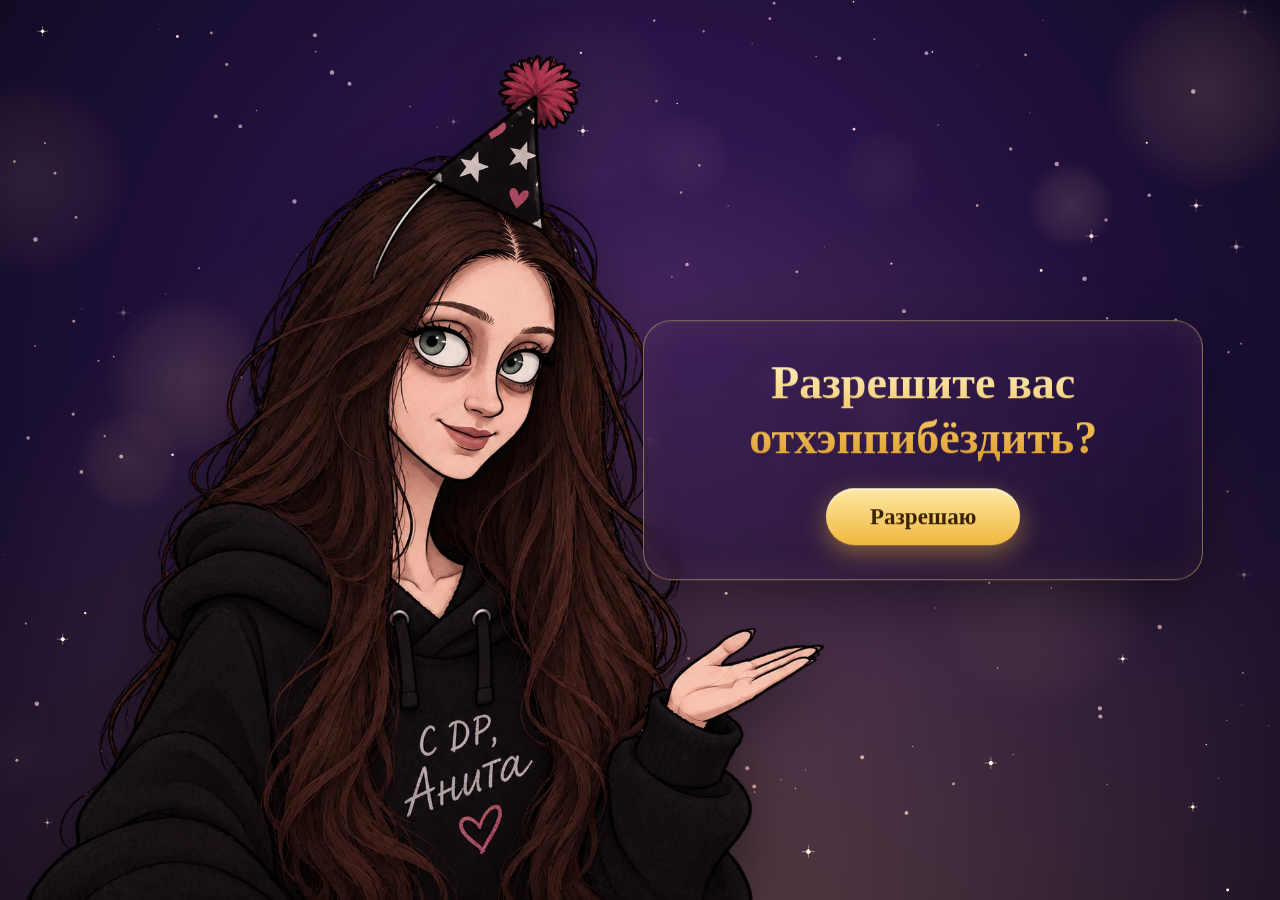
<file: index.html>
<!doctype html>
<html lang="ru"><head>
<meta charset="utf-8">
<meta name="viewport" content="width=device-width,initial-scale=1,viewport-fit=cover">
<title>С днём рождения, Анита!</title>
<link rel="stylesheet" href="hub.css">
</head><body>
<canvas id="bg"></canvas>
<div id="stage">
  <section class="scene" id="s1">
    <img class="girl girl-left" src="assets/girl/greeting.webp" alt="">
    <div class="card"><h1>Разрешите вас<br>отхэппибёздить?</h1><button class="btn" data-go="2">Разрешаю</button></div>
  </section>

  <section class="scene" id="s2">
    <h2 class="top">задуй желание и загадай свечи<br><span>(строго в таком порядке)</span></h2>
    <div class="cakebox" id="cakebox">
      <img src="assets/girl/cake.webp" alt="" draggable="false">
      <canvas id="flames"></canvas>
      <div class="hint" id="hint"><svg viewBox="0 0 120 60"><path class="trail" d="M10 40 C 35 10, 80 10, 108 36" /></svg><i class="finger"></i><b>зажми и проведи пальцем<br>над свечами</b></div>
    </div>
    <div class="counter" id="counter"></div>
  </section>

  <section class="scene" id="s3">
    <img class="girl girl-left" src="assets/girl/idea.webp" alt="">
    <div class="card">
      <h2>Тебя ждут три испытания</h2>
      <p>За прохождение каждого — маленький бонус.<br>Какой? Узнаешь сама ✨</p>
      <p class="hp">🎧 Если ещё не надела наушники — <b>самое время!</b></p>
      <button class="btn" data-go="4">Надела!</button>
    </div>
  </section>

  <section class="scene" id="s4">
    <img class="girl girl-left" src="assets/girl/dancing.webp" alt="">
    <div class="card"><h1>Готова начинать?</h1><button class="btn" id="startGames">Конечно!</button></div>
  </section>

  <section class="scene" id="sg">
    <iframe id="frame" allow="autoplay; fullscreen"></iframe>
    <button class="next" id="next">двигаемся дальше <span>→</span></button>
  </section>

  <section class="scene" id="sc"><div class="trial"><small>испытание</small><b id="tn">1</b><em>из 3</em></div></section>
</div>
<div id="fade"></div>
<audio id="song" src="assets/song.mp3" loop preload="auto"></audio>
<script src="hub.js?v=2"></script>
</body></html>
</file>
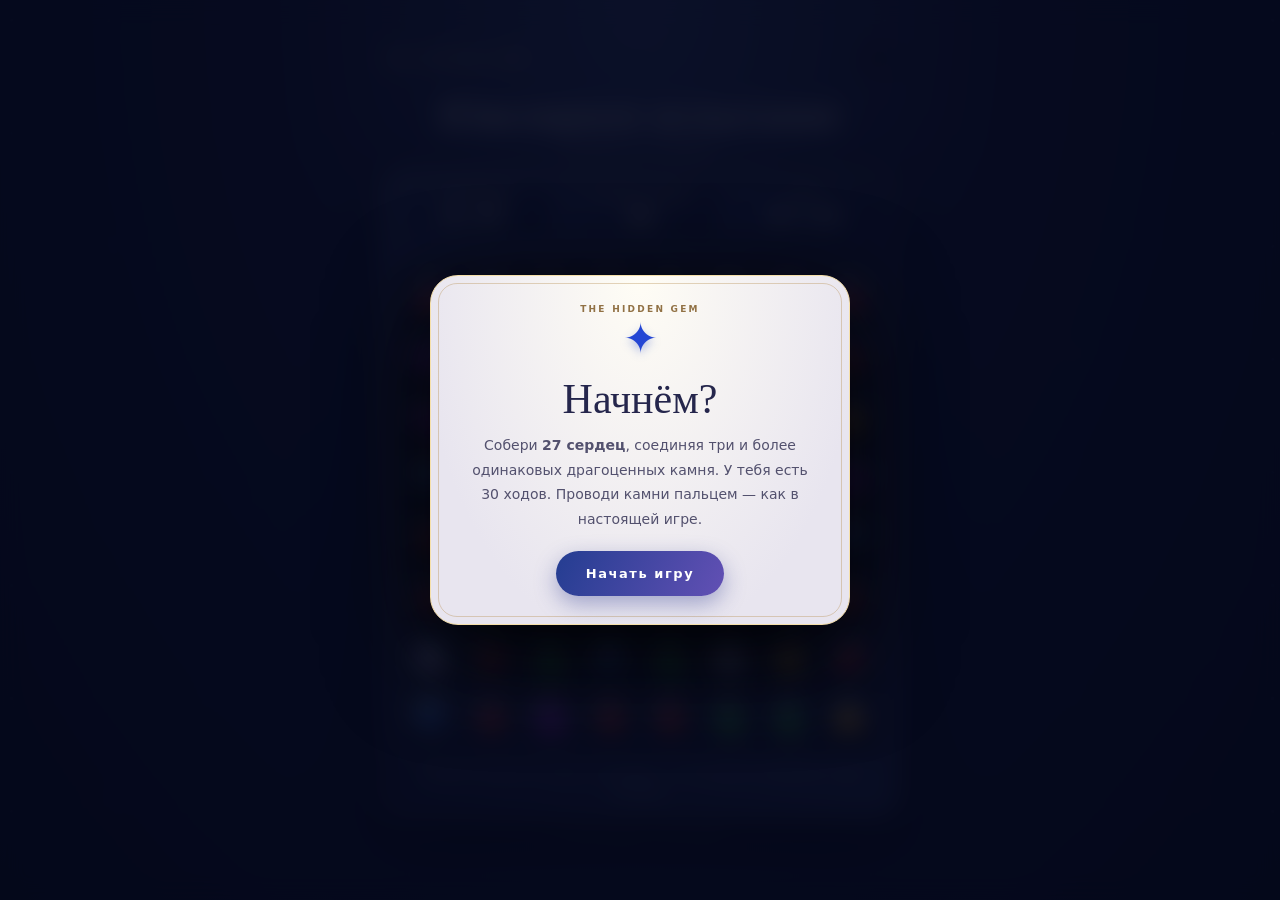
<file: games/1/index.html>
<!doctype html>
<html lang="ru">
<head>
<meta charset="utf-8"><meta name="viewport" content="width=device-width,initial-scale=1,maximum-scale=1,user-scalable=no">
<meta name="theme-color" content="#080d25">
<title>Секрет оттенка</title>
<style>
:root{--gold:#f6d99a;--gold2:#b98742;--ink:#f8f1e4;--muted:#b7b4d2;--night:#080d25;--panel:#111a3b}
*{box-sizing:border-box} html,body{margin:0;min-height:100%;background:radial-gradient(ellipse at 50% -10%,#33427f 0,#121a40 38%,#070b20 85%);color:var(--ink);font-family:Georgia,'Times New Roman',serif}
body{min-height:100dvh;display:flex;justify-content:center;align-items:center;padding:12px;overflow-x:hidden}
body:before{content:"";position:fixed;inset:0;pointer-events:none;opacity:.25;background:radial-gradient(circle at 12% 18%,#5c79d8 0 1px,transparent 2px),radial-gradient(circle at 82% 32%,#f4d18b 0 1px,transparent 2px),radial-gradient(circle at 62% 76%,#91aaff 0 1px,transparent 2px);background-size:97px 113px,137px 151px,173px 139px}
.app{width:min(100%,520px);position:relative;padding:8px 0 16px}
.topline{display:flex;align-items:center;justify-content:space-between;margin:0 4px 12px}
.brand{font:700 10px system-ui;letter-spacing:.28em;color:var(--gold);text-transform:uppercase}
.sound{border:1px solid #e7c98c66;background:#101a3c;color:#f6dfb2;border-radius:50%;width:39px;height:39px;font-size:17px}
h1{text-align:center;font-weight:500;font-size:clamp(25px,6vw,37px);margin:3px 0 4px;letter-spacing:.025em;text-shadow:0 3px 20px #7187e777}
.kicker{text-align:center;color:#c4c0dd;font:10px system-ui;letter-spacing:.25em;text-transform:uppercase;margin-bottom:16px}
.frame{position:relative;padding:13px;border:1px solid #d9b77c88;border-radius:24px;background:linear-gradient(145deg,#283568aa,#0c1433ee 60%,#1c2854aa);box-shadow:0 18px 60px #020617bb,inset 0 1px #fff4}
.frame:before{content:"";position:absolute;inset:4px;border:1px solid #e9d3a42c;border-radius:19px;pointer-events:none}
.hud{display:grid;grid-template-columns:1fr 1fr 1fr;gap:7px;margin-bottom:11px;position:relative}
.pill{background:linear-gradient(150deg,#263666,#111a3a);border:1px solid #d7bd8666;border-radius:13px;padding:8px 5px;text-align:center;box-shadow:inset 0 1px #fff2}
.pill small{display:block;color:#d8c49b;font:700 8px system-ui;letter-spacing:.15em;text-transform:uppercase;margin-bottom:4px}
.pill strong{font:700 19px system-ui;color:#fff5df}
.bar{height:5px;background:#080e27;border-radius:9px;margin:0 2px 12px;overflow:hidden;border:1px solid #fff2}
.bar>i{display:block;height:100%;width:0;background:linear-gradient(90deg,#3456d8,#83b7ff,#fff0c5);box-shadow:0 0 12px #88aaff;transition:width .25s}
.board{display:grid;grid-template-columns:repeat(8,1fr);gap:4px;padding:7px;border-radius:16px;border:1px solid #d8b77b99;background:linear-gradient(145deg,#070c23,#1a2853 50%,#080e28);box-shadow:inset 0 3px 15px #000b,0 0 20px #4c65a522;touch-action:none;user-select:none;-webkit-user-select:none;overscroll-behavior:contain}
.cell{border:1px solid #d5c18b22;border-radius:9px;aspect-ratio:1;min-width:0;padding:1px;background:linear-gradient(145deg,#253664aa,#101936);display:grid;place-items:center;position:relative;transition:transform .13s,filter .13s,border-color .13s;cursor:grab}
.cell:after{content:"";position:absolute;inset:1px;border-radius:7px;box-shadow:inset 0 1px 5px #ffffff13;pointer-events:none}
.cell svg,.cell img{width:100%;height:100%;object-fit:contain;display:block;padding:2px;filter:drop-shadow(0 3px 3px #000b) drop-shadow(0 0 6px #9ebcff44);pointer-events:none}
.cell.selected{border:1px solid #fff1ad;box-shadow:0 0 0 2px #f6d99a44,0 0 18px #a6c4ff99;transform:scale(1.07);z-index:2}
.cell.pop{animation:pop .24s ease-out}
@keyframes pop{50%{transform:scale(1.25);filter:brightness(1.8)}}
.tools{display:none}
.tool{width:49px;height:49px;border-radius:50%;border:1px solid #d8b77b99;background:radial-gradient(circle at 35% 25%,#45558a,#111936 68%);box-shadow:inset 0 1px #fff4,0 5px 12px #0008;color:#f9dfaa;font-size:20px}
.tool:disabled{opacity:.38}
.hint{text-align:center;color:#c5c2d9;font:11px/1.5 system-ui;margin:13px 4px 2px}.hint.shuffle-notice{color:#f5d895;text-shadow:0 0 12px #e9bb67;transition:color .25s,text-shadow .25s}
.actions{display:flex;justify-content:center;margin-top:12px}
.action{border:1px solid #f0d49b99;border-radius:99px;padding:10px 22px;background:linear-gradient(135deg,#b88a4c,#78512f);color:#fff7e7;font:700 11px system-ui;letter-spacing:.1em;text-transform:uppercase;box-shadow:0 5px 20px #02061788}
.foot{text-align:center;color:#928fb4;font:9px system-ui;letter-spacing:.12em;margin:12px 0}
.overlay{position:fixed;inset:0;z-index:10;display:grid;place-items:center;padding:20px;background:#05091bdc;backdrop-filter:blur(12px);opacity:0;visibility:hidden;transition:.25s}
.overlay.show{opacity:1;visibility:visible}
.dialog{width:min(100%,420px);padding:28px 23px;border-radius:25px;text-align:center;background:radial-gradient(ellipse at 50% 0%,#fff9e8,#e7e2ef 70%);color:#25264c;border:1px solid #f5dfa9;box-shadow:0 25px 90px #000c;position:relative;overflow:hidden}
.dialog:before{content:"";position:absolute;inset:7px;border:1px solid #b9945b66;border-radius:19px;pointer-events:none}
.dialog>*{position:relative}
.dialog .mini{font:700 9px system-ui;letter-spacing:.25em;color:#917144;text-transform:uppercase}
.dialog h2{font-size:clamp(29px,7vw,39px);font-weight:500;margin:12px 0 9px}
.dialog p{font:14px/1.65 system-ui;color:#53516e;margin:10px auto 20px;max-width:340px}
.cta{border:0;border-radius:99px;padding:14px 25px;background:linear-gradient(120deg,#273e9e,#5140a5);color:white;font:700 13px system-ui;box-shadow:0 8px 22px #303b9066}
.glyph{font-size:42px;color:#2446d4;text-shadow:0 4px 10px #4567cc66}

/* Premium jewel treatment */
body{background:radial-gradient(ellipse at 50% 0%,#35477f 0,#111a3c 42%,#05091b 100%)}
.brand{font-size:10px;letter-spacing:.34em}
h1{font-size:clamp(27px,7vw,40px);letter-spacing:.01em}
.kicker{font-size:10px;letter-spacing:.3em;color:#e2d2b3}
.frame{border-radius:28px;padding:14px;background:linear-gradient(145deg,#344579b8,#0b1432f5 55%,#202e5b);box-shadow:0 22px 70px #000c,inset 0 1px #fff5}
.board{gap:5px;padding:8px;border-radius:19px;background:linear-gradient(145deg,#05091b,#18264d 52%,#060b20);box-shadow:inset 0 5px 18px #000d,0 0 0 1px #e2c58a66,0 0 30px #7898ff22}
.cell{border:1px solid #d9c28c44;border-radius:10px;background:radial-gradient(ellipse at 50% 25%,#344675 0,#101a38 72%);box-shadow:inset 0 1px 2px #fff4,inset 0 -5px 9px #0008,0 3px 5px #0008;overflow:visible}
.cell svg,.cell img{filter:drop-shadow(0 4px 4px #000c) drop-shadow(0 0 7px #c8dcff33)}
.dialog{background:radial-gradient(ellipse at 50% 0%,#fffdf5,#e8e5ef 76%);border-radius:28px;box-shadow:0 28px 100px #000e}
.dialog h2{font-size:clamp(30px,8vw,42px)}
.dialog p{line-height:1.75}
.cta{background:linear-gradient(115deg,#243d91,#6250b4);letter-spacing:.12em;padding:15px 30px}
.cell.selected{border-color:#fff2bd;box-shadow:0 0 0 2px #f6d99a66,0 0 22px #d4e5ffcc;transform:scale(1.07)}


/* Progressive ultramarine story finale */
.story{position:fixed;inset:0;z-index:20;display:flex;justify-content:center;align-items:stretch;padding:0;background:#080d2c url('assets/ultramarine-scene.jpg') center center/cover no-repeat;color:#f8f2e8;opacity:0;visibility:hidden;transition:opacity .9s ease,visibility .9s}
.story.show{opacity:1;visibility:visible}
.story:before,.story:after{content:"";position:absolute;pointer-events:none;inset:0}
.story:before{opacity:1;background:linear-gradient(90deg,#05091b66 0%,#07103930 24%,#080d2c66 50%,#07103930 76%,#05091b66 100%),linear-gradient(180deg,#05091b55 0%,#08103a22 28%,#07103955 72%,#030617bb 100%),radial-gradient(circle at 20% 30%,#fff 0 1px,transparent 1.8px),radial-gradient(circle at 77% 21%,#f8dfaa 0 1px,transparent 2px),radial-gradient(circle at 65% 82%,#c6d7ff 0 1px,transparent 2px);background-size:auto,auto,113px 127px,149px 163px,181px 157px;mix-blend-mode:normal}
.story:after{inset:auto 0 0;height:35%;background:linear-gradient(transparent,#03071b88)}
.story-scroll{position:relative;z-index:1;width:min(100%,620px);height:100%;overflow-y:auto;overscroll-behavior:contain;padding:clamp(30px,7vh,68px) 24px 44px;display:flex;flex-direction:column;align-items:center;text-align:center;background:linear-gradient(90deg,transparent,#050a25a8 18%,#050a25a8 82%,transparent);scrollbar-width:none}.story-scroll::-webkit-scrollbar{display:none}
.story-kicker{font:700 10px/1.5 system-ui;letter-spacing:.34em;color:#e8ce91;text-transform:uppercase}
.story-rule{width:min(260px,70%);height:1px;margin:19px auto;background:linear-gradient(90deg,transparent,#e6c77f,transparent);position:relative}
.story-rule:after{content:'✦';position:absolute;left:50%;top:50%;transform:translate(-50%,-54%);padding:0 12px;background:#10194b;color:#f1d48e;font-size:17px}
.story h2{font:500 clamp(40px,10vw,66px)/1.02 Georgia,serif;letter-spacing:.055em;color:#fff0c7;text-shadow:0 2px 4px #080d2c,0 0 34px #8caaffcc;margin:22px 0 8px}
.story-subtitle{font:italic clamp(20px,5.2vw,27px)/1.25 Georgia,serif;color:#f4dfb4;max-width:430px;margin:0 auto}
.story-gem{width:clamp(142px,39vw,205px);height:clamp(142px,39vw,205px);object-fit:contain;margin:24px auto 20px;filter:drop-shadow(0 15px 22px #02051b) drop-shadow(0 0 22px #416cff88);animation:gemFloat 4s ease-in-out infinite}
@keyframes gemFloat{0%,100%{transform:translateY(0) scale(1)}50%{transform:translateY(-8px) scale(1.025)}}
.story-copy{width:min(100%,470px);font:clamp(16px,4.2vw,19px)/1.75 system-ui,sans-serif;color:#f0efff;text-wrap:pretty;margin:18px auto 12px;text-shadow:0 2px 14px #02051b,0 1px 3px #02051b}
.story-copy em{font-family:Georgia,serif;color:#f4d99f;font-size:1.08em}
.story-date{font:italic clamp(24px,6.3vw,34px)/1.25 Georgia,serif;color:#ffdf9b;text-shadow:0 0 22px #f3c46b55;margin:16px auto 8px}
.story-step{width:100%;display:none;flex-direction:column;align-items:center;animation:storyIn .8s cubic-bezier(.2,.7,.2,1) both}
.story-step.active{display:flex}.story-step[data-step='1'],.story-step[data-step='3']{padding:12px 18px 20px;border-top:1px solid #e6c77f55;border-bottom:1px solid #e6c77f55;background:linear-gradient(115deg,#07103966,#101a4b88,#07103966);box-shadow:0 20px 55px #02061744;backdrop-filter:blur(3px)}.story-step[data-step='1'] .story-copy{max-width:430px}.story-step[data-step='2']{min-height:55vh;justify-content:center}
@keyframes storyIn{from{opacity:0;transform:translateY(22px);filter:blur(5px)}to{opacity:1;transform:translateY(0);filter:blur(0)}}
.story-button{margin:25px auto 0;border:1px solid #f4d99c;border-radius:999px;padding:14px 28px;background:linear-gradient(115deg,#344cc0,#6250ba);color:#fff8e8;font:700 11px system-ui;letter-spacing:.16em;text-transform:uppercase;box-shadow:0 9px 30px #02051b99,0 0 25px #7c8cff55;min-width:210px}
.story-small{font:11px/1.7 system-ui;color:#e2d4b6;margin-top:18px;letter-spacing:.12em;text-transform:uppercase}.story-endmark{font:italic 17px Georgia,serif;color:#f2d99e;margin:28px auto 4px;text-shadow:0 0 18px #f2c66b66}
@media(max-width:390px){.story-scroll{padding:30px 20px 28px}.story-copy{line-height:1.65}.story-gem{margin:18px auto}}

@media(max-width:390px){body{padding:7px}.frame{padding:9px}.board{gap:3px;padding:5px}.cell{border-radius:7px}.tools{gap:9px}.tool{width:44px;height:44px}}

/* One-piece heirloom finale: a continuous, editorial story rather than modal steps */
.story-scroll{
 width:min(100%,680px);padding:clamp(34px,6vh,64px) clamp(22px,5vw,38px) 56px;
 background:linear-gradient(90deg,transparent 0%,#050a25a0 12%,#050a25a0 88%,transparent 100%);
}
.story-scroll:before{
 content:"";position:absolute;inset:14px 10px 18px;pointer-events:none;border:1px solid #e7c77d33;
 border-radius:22px;box-shadow:inset 0 0 35px #637dff10,0 0 35px #1c3ca733;
}
.story-kicker{position:relative;text-shadow:0 0 18px #f6d99a55}
.story h2{margin:12px 0 4px;font-size:clamp(42px,11vw,72px);letter-spacing:.075em}
.story-gem{
 width:clamp(170px,44vw,235px);height:clamp(170px,44vw,235px);
 margin:24px auto 18px;filter:drop-shadow(0 12px 20px #02051b) drop-shadow(0 0 28px #416cffaa);
}
.story-lead{font:italic clamp(21px,5.4vw,29px)/1.42 Georgia,serif;color:#f6dfb0;margin:8px auto 14px}
.story-copy{margin:13px auto;max-width:475px;line-height:1.72}
.story-rule{margin:22px auto}
.story-date{
 margin:24px auto 8px;padding:4px 0 8px;width:min(100%,460px);
 border-top:1px solid #e6c77f66;border-bottom:1px solid #e6c77f66;
 text-shadow:0 0 24px #f3c46b77;
}
.story-endmark{margin:22px auto 0}
.story:before{
 background:
 radial-gradient(circle at 18% 23%,#fff7d8 0 1px,transparent 2px),
 radial-gradient(circle at 83% 38%,#9fc4ff 0 1.2px,transparent 2px),
 radial-gradient(circle at 73% 78%,#f6d99a 0 1px,transparent 2px),
 linear-gradient(90deg,#05091b66,#07103922 28%,#080d2c44 50%,#07103922 72%,#05091b66),
 linear-gradient(180deg,#05091b44,#08103a18 30%,#07103944 72%,#030617aa);
 background-size:137px 149px,173px 157px,191px 181px,auto,auto;
 animation:storySparkle 14s linear infinite;
}
@keyframes storySparkle{to{background-position:137px 149px,-173px 157px,191px -181px,0 0,0 0}}
@media(max-width:390px){
 .story-scroll{padding:30px 20px 42px}
 .story-copy{line-height:1.62}
 .story-gem{margin:17px auto}
}

button,canvas{-webkit-user-select:none;user-select:none;-webkit-tap-highlight-color:transparent}</style>
</head>
<body>
<main class="app">
 <div class="topline"><div class="brand">THE HIDDEN GEM</div><button class="sound" id="sound" aria-label="Звук">♫</button></div>
 <h1>Ювелирное испытание</h1><div class="kicker">СОБЕРИ 27 СЕРДЕЦ</div>
 <section class="frame">
  <div class="hud">
   <div class="pill"><small>Сокровища</small><strong id="score">0 / 27</strong></div>
   <div class="pill"><small>Осталось ходов</small><strong id="moves">30</strong></div>
   <div class="pill"><small>Цель</small><strong>♥ × 27</strong></div>
  </div>
  <div class="bar"><i id="progress"></i></div>
  <div class="board" id="board" aria-label="Игровое поле 8 на 8"></div>
  <div class="hint" id="hintText">Проведи пальцем по камню к соседнему — он мгновенно поменяется с ним местами.</div>
 </section>
 <div class="foot">A LITTLE SECRET, CUT IN LIGHT</div>
</main>
<div class="overlay show" id="intro"><div class="dialog">
 <div class="mini">THE HIDDEN GEM</div><div class="glyph">✦</div>
 <h2>Начнём?</h2>
 <p>Собери <b>27 сердец</b>, соединяя три и более одинаковых драгоценных камня. У тебя есть 30 ходов. Проводи камни пальцем — как в настоящей игре.</p>
 <button class="cta" id="start">Начать игру</button>
</div></div>
<div class="overlay" id="result"><div class="dialog" id="resultDialog">
 <div class="mini">THE HIDDEN GEM</div><div class="glyph">✦</div>
 <h2 id="resultTitle">Ещё одна попытка?</h2>
 <p id="resultCopy">Попробуй ещё раз — твой камень уже близко.</p>
 <button class="cta" id="again">Сыграть ещё раз</button>
</div></div>
<div class="story" id="finale" aria-label="История ультрамарина">
 <div class="story-scroll">
  <div class="story-kicker">THE HIDDEN GEM · ТВОЙ ЦВЕТ</div>
  <div class="story-rule"></div>
  <h2>#191199</h2>
  <p class="story-subtitle">Ультрамарин</p>
  <img class="story-gem" src="assets/heart.png" alt="Сапфировое сердце">
  <p class="story-copy story-lead"><em>Цвет, который когда-то был дороже золота.</em></p>
  <div class="story-rule"></div>
  <p class="story-copy">В эпоху Возрождения именно за этим синим охотились художники. Его создавали из редкого лазурита, привезённого из Афганистана.</p>
  <p class="story-copy">Натуральный ультрамарин мог стоить дороже золота, поэтому его использовали для самых драгоценных деталей великих картин.</p>
  <div class="story-rule"></div>
  <p class="story-subtitle">Прошли столетия.</p>
  <p class="story-copy"><em>Теперь у этого цвета появилась ещё одна история…</em></p>
  <div class="story-date">19 ноября 1999 года</div>
  <p class="story-copy">Твоя дата рождения, записанная шестью цифрами, превращается в твой собственный благородный цвет.</p>
 </div>
</div>
<script>
const SIZE=8,GOAL=27,MAX=30,HEART='heart';
const TYPES=['ruby','emerald','diamond','amethyst','citrine',HEART];
const palette={
 ruby:['#ffb1a7','#ef2448','#730b35','#fff1dc'],
 emerald:['#c5ffb0','#20c879','#075443','#eaffd8'],
 diamond:['#ffffff','#8dd5ff','#3c66a9','#ffffff'],
 amethyst:['#f8caff','#a43fe4','#43137e','#fff0ff'],
 citrine:['#fff1a6','#e6a72b','#8d4b0b','#fff9d7'],
 heart:['#d6e8ff','#235cff','#071b78','#ffffff']
};
let grid=[],selected=null,moves=MAX,score=0,busy=false,playing=false,audioCtx=null,musicTimer=null,musicOn=true;
const board=document.getElementById('board');
const $=id=>document.getElementById(id);
function gem(t){return `<img src="assets/${t}.png" alt="" draggable="false">`}
function rand(){return TYPES[Math.floor(Math.random()*TYPES.length)]}
function wouldMatch(r,c,t){return(c>1&&grid[r][c-1]===t&&grid[r][c-2]===t)||(r>1&&grid[r-1][c]===t&&grid[r-2][c]===t)}
function newGrid(){
 let attempts=0;
 do{
  grid=Array.from({length:SIZE},()=>Array(SIZE).fill(null));
  for(let r=0;r<SIZE;r++)for(let c=0;c<SIZE;c++){let t;do{t=rand()}while(wouldMatch(r,c,t));grid[r][c]=t}
  attempts++;
 }while(!hasPossibleMove()&&attempts<500);
}
function hasPossibleMove(){
 for(let r=0;r<SIZE;r++)for(let c=0;c<SIZE;c++){
  if(c+1<SIZE){
   [grid[r][c],grid[r][c+1]]=[grid[r][c+1],grid[r][c]];
   const ok=findMatches().size>0;
   [grid[r][c],grid[r][c+1]]=[grid[r][c+1],grid[r][c]];
   if(ok)return true;
  }
  if(r+1<SIZE){
   [grid[r][c],grid[r+1][c]]=[grid[r+1][c],grid[r][c]];
   const ok=findMatches().size>0;
   [grid[r][c],grid[r+1][c]]=[grid[r+1][c],grid[r][c]];
   if(ok)return true;
  }
 }
 return false;
}
function shuffleBoard(){
 const tiles=grid.flat();
 for(let attempt=0;attempt<2500;attempt++){
  for(let i=tiles.length-1;i>0;i--){const j=Math.floor(Math.random()*(i+1));[tiles[i],tiles[j]]=[tiles[j],tiles[i]]}
  grid=Array.from({length:SIZE},(_,r)=>tiles.slice(r*SIZE,(r+1)*SIZE));
  if(!findMatches().size&&hasPossibleMove()){
   draw();
   const hint=$('hintText'),old=hint.textContent;
   hint.textContent='Ходов не осталось — сокровища перемешаны. Продолжай!';
   hint.classList.add('shuffle-notice');
   setTimeout(()=>{hint.textContent=old;hint.classList.remove('shuffle-notice')},2200);
   return true;
  }
 }
 newGrid();draw();
 const hint=$('hintText'),old=hint.textContent;
 hint.textContent='Поле обновлено — новые комбинации ждут тебя!';
 hint.classList.add('shuffle-notice');
 setTimeout(()=>{hint.textContent=old;hint.classList.remove('shuffle-notice')},2200);
 return false;
}
function draw(){
 board.innerHTML='';
 grid.forEach((row,r)=>row.forEach((t,c)=>{let el=document.createElement('div');el.className='cell'+(selected&&selected.r===r&&selected.c===c?' selected':'');el.dataset.r=r;el.dataset.c=c;el.innerHTML=t?gem(t):'';board.appendChild(el)}));
}
function stats(){$('score').textContent=score+' / '+GOAL;$('moves').textContent=moves;$('progress').style.width=Math.min(100,score/GOAL*100)+'%'}
function ensureAudio(){if(!audioCtx){audioCtx=new(window.AudioContext||window.webkitAudioContext)()}if(audioCtx.state==='suspended')audioCtx.resume()}
function tone(freq,dur=.16,type='sine',vol=.035,when=0){if(!audioCtx||!musicOn)return;let o=audioCtx.createOscillator(),g=audioCtx.createGain();o.type=type;o.frequency.setValueAtTime(freq,audioCtx.currentTime+when);g.gain.setValueAtTime(.0001,audioCtx.currentTime+when);g.gain.exponentialRampToValueAtTime(vol,audioCtx.currentTime+when+.025);g.gain.exponentialRampToValueAtTime(.0001,audioCtx.currentTime+when+dur);o.connect(g);g.connect(audioCtx.destination);o.start(audioCtx.currentTime+when);o.stop(audioCtx.currentTime+when+dur+.03)}
function sfx(kind){if(!audioCtx||!musicOn)return;if(kind==='swap'){tone(520,.08,'triangle',.025);tone(780,.12,'sine',.02,.04)}if(kind==='bad'){tone(170,.13,'sine',.025)}if(kind==='match'){[660,880,1100].forEach((f,i)=>tone(f,.23,'sine',.045,i*.055))}if(kind==='win'){[523,659,784,1047].forEach((f,i)=>tone(f,.6,'sine',.05,i*.13))}}
function startMusic(){ensureAudio();if(musicTimer||!musicOn)return;let seq=[130.81,164.81,196,164.81,146.83,174.61,220,174.61],i=0;musicTimer=setInterval(()=>{if(!musicOn||!audioCtx)return;let f=seq[i++%seq.length];tone(f,.9,'sine',.012);tone(f*2,.65,'sine',.005,.04)},1050)}
function toggleSound(){musicOn=!musicOn;$('sound').textContent=musicOn?'♫':'♪';if(musicOn){ensureAudio();startMusic()}else{if(musicTimer)clearInterval(musicTimer);musicTimer=null}}
function findMatches(){let set=new Set();for(let r=0;r<SIZE;r++)for(let c=0;c<SIZE;c++){let t=grid[r][c];if(!t)continue;let run=[[r,c]];for(let x=c+1;x<SIZE&&grid[r][x]===t;x++)run.push([r,x]);if(run.length>=3)run.forEach(([y,x])=>set.add(y*SIZE+x));run=[[r,c]];for(let y=r+1;y<SIZE&&grid[y][c]===t;y++)run.push([y,c]);if(run.length>=3)run.forEach(([y,x])=>set.add(y*SIZE+x))}return set}
const wait=ms=>new Promise(r=>setTimeout(r,ms));
async function clearMatches(set){
 let cascades=0;
 while(set.size && cascades<10 && score<GOAL){
  cascades++;sfx('match');
  let blue=0;set.forEach(i=>{let r=i>>3,c=i%8;if(grid[r][c]===HEART)blue++});
  score=Math.min(GOAL,score+blue);stats();
  set.forEach(i=>{let el=board.children[i];if(el)el.classList.add('pop')});
  await wait(220);
  set.forEach(i=>{let r=i>>3,c=i%8;grid[r][c]=null});
  for(let c=0;c<SIZE;c++){let vals=[];for(let r=SIZE-1;r>=0;r--)if(grid[r][c])vals.push(grid[r][c]);for(let r=SIZE-1;r>=0;r--)grid[r][c]=vals[SIZE-1-r]||rand()}
  draw();if(score>=GOAL)break;
  await wait(130);set=findMatches();
 }
 if(score<GOAL&&!hasPossibleMove())shuffleBoard();
}
function adjacent(a,b){return Math.abs(a.r-b.r)+Math.abs(a.c-b.c)===1}
async function trySwap(a,b){
 if(busy||!playing||moves<=0||!adjacent(a,b))return;
 busy=true;[grid[a.r][a.c],grid[b.r][b.c]]=[grid[b.r][b.c],grid[a.r][a.c]];
 let matches=findMatches();
 if(!matches.size){[grid[a.r][a.c],grid[b.r][b.c]]=[grid[b.r][b.c],grid[a.r][a.c]];sfx('bad');draw();busy=false;return}
 moves--;sfx('swap');draw();stats();await clearMatches(matches);busy=false;checkEnd();
}
// Native Match-3 drag: a deliberate swipe immediately exchanges the starting gem
// with exactly one orthogonal neighbour. Pointer capture keeps the gesture reliable.
let pointerStart=null, swipeHandled=false;
board.addEventListener('pointerdown',e=>{
 const cell=e.target.closest('.cell');
 if(!cell||!playing||busy||e.isPrimary===false)return;
 if(e.pointerType==='mouse'&&e.button!==0)return;
 e.preventDefault();
 pointerStart={r:Number(cell.dataset.r),c:Number(cell.dataset.c),x:e.clientX,y:e.clientY,id:e.pointerId};
 swipeHandled=false;
 try{board.setPointerCapture(e.pointerId)}catch(_){ }
},{passive:false});
board.addEventListener('pointermove',e=>{
 if(!pointerStart||swipeHandled||e.pointerId!==pointerStart.id||!playing||busy)return;
 const dx=e.clientX-pointerStart.x,dy=e.clientY-pointerStart.y;
 if(Math.max(Math.abs(dx),Math.abs(dy))<22)return;
 const target={r:pointerStart.r,c:pointerStart.c};
 if(Math.abs(dx)>Math.abs(dy))target.c+=dx>0?1:-1;
 else target.r+=dy>0?1:-1;
 swipeHandled=true;
 if(target.r>=0&&target.r<SIZE&&target.c>=0&&target.c<SIZE)trySwap(pointerStart,target);
},{passive:false});
board.addEventListener('pointerup',e=>{if(pointerStart&&e.pointerId===pointerStart.id)pointerStart=null;});
board.addEventListener('pointercancel',()=>{pointerStart=null;swipeHandled=false});
board.addEventListener('lostpointercapture',()=>{pointerStart=null;swipeHandled=false});

function checkEnd(){
 if(score>=GOAL){
  playing=false;busy=true;sfx('win');
  $('result').classList.remove('show');
  openStory();
 }else if(moves<=0){
  playing=false;busy=true;
  $('resultTitle').textContent='Ещё одна попытка?';
  $('resultCopy').textContent=`Ты собрала ${score} из 27 сердец. Остался ещё один раунд — попробуй снова.`;$('result').classList.add('show');
 }
}
function openStory(){const scroller=document.querySelector('.story-scroll');scroller.scrollTop=0;$('finale').classList.add('show');try{parent.postMessage({type:'trial-info',game:1},'*')}catch(e){}}

function start(){try{ensureAudio();startMusic()}catch(e){}newGrid();selected=null;moves=MAX;score=0;playing=true;busy=false;draw();stats();$('intro').classList.remove('show');$('result').classList.remove('show');$('finale').classList.remove('show')}
$('start').onclick=start;$('again').onclick=start;$('sound').onclick=toggleSound;

newGrid();draw();stats();
</script>
</body></html>
</file>
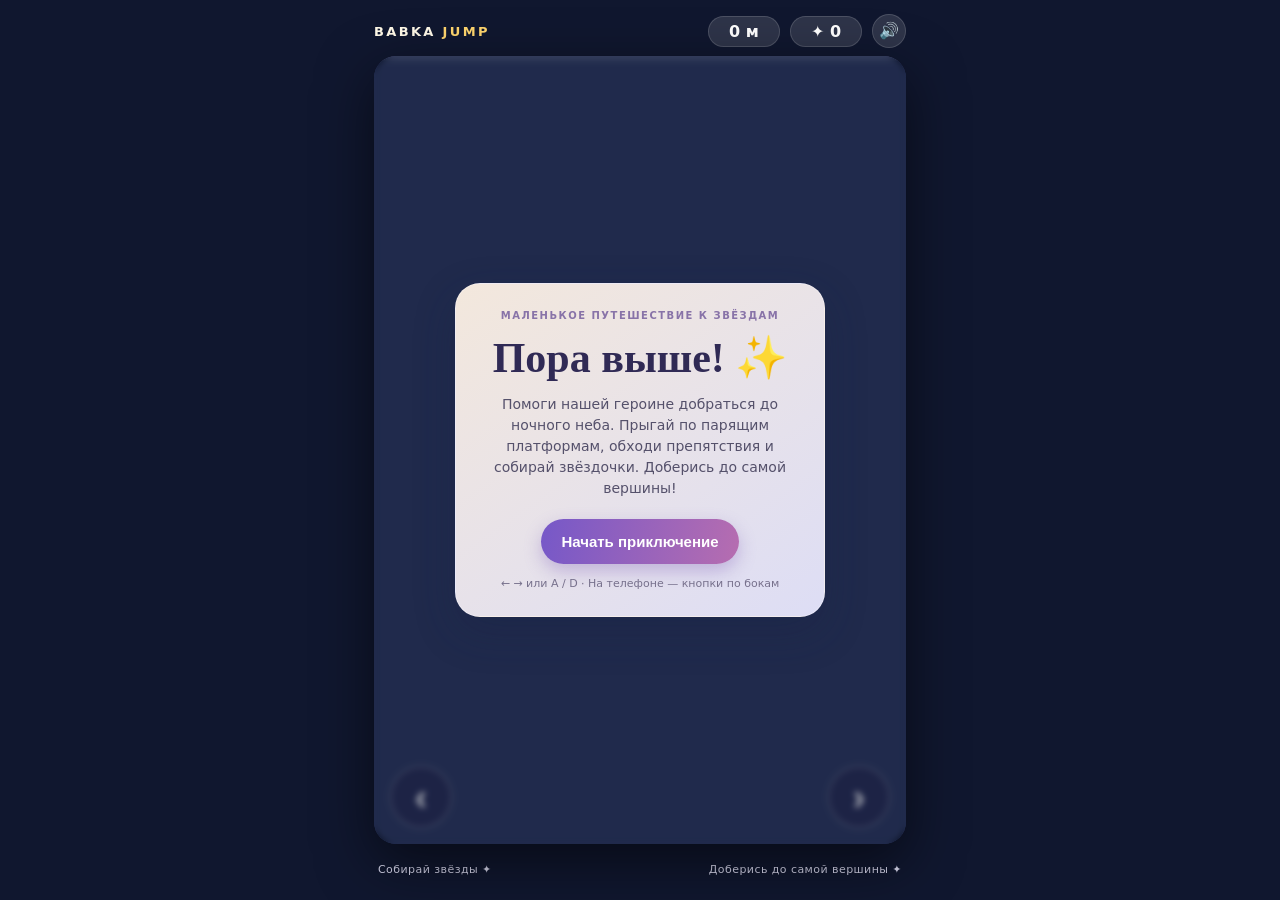
<file: games/2/index.html>
<!doctype html>
<html lang="ru">
<head>
<meta charset="utf-8"><meta name="viewport" content="width=device-width,initial-scale=1,maximum-scale=1,user-scalable=no">
<meta name="theme-color" content="#202b55"><title>Babka Jump — к звёздам!</title>
<link rel="stylesheet" href="style.css">
<link rel="manifest" href="manifest.webmanifest">
<meta name="apple-mobile-web-app-capable" content="yes">
<meta name="apple-mobile-web-app-status-bar-style" content="black-translucent">
</head>
<body>
<main id="app">
  <header><div class="brand">BABKA <span>JUMP</span></div><div class="hud"><span id="height">0 м</span><span id="star-count">✦ 0</span><button id="mute" class="mute" type="button" aria-label="Выключить звук">🔊</button></div></header>
  <section id="stage">
    <canvas id="game" aria-label="Игра Babka Jump"></canvas>
    <div id="start" class="overlay">
      <div class="panel">
        <div class="eyebrow">МАЛЕНЬКОЕ ПУТЕШЕСТВИЕ К ЗВЁЗДАМ</div>
        <h1>Пора выше! ✨</h1>
        <p>Помоги нашей героине добраться до ночного неба. Прыгай по парящим платформам, обходи препятствия и собирай звёздочки. Доберись до самой вершины!</p>
        <button id="play">Начать приключение</button>
        <small>← → или A / D · На телефоне — кнопки по бокам</small>
      </div>
    </div>
    <section id="finale" class="finale hidden" aria-label="Звёздное небо твоей истории">
      <div class="finale-content">
        <p class="finale-copy">В момент твоего рождения в небе было видно <strong>1375 звёзд</strong>. Из семи планет невооружённым глазом можно было наблюдать Юпитер и Сатурн, а также целых <strong>37 из 88 созвездий</strong> — полностью или частично.</p>
        <a class="download-postcard" href="assets/rewards/starry-postcard.png" download="Звёздное-небо-Нурлат-19-ноября-1999.png">Скачать открытку ↓</a>
        <div id="celestial-map" aria-label="Интерактивная карта звёздного неба"></div>
        <div class="birth-caption">РОССИЯ, НУРЛАТ, 54°25′41″N 50°48′17″E<br><span>19 НОЯБРЯ 1999 ГОДА</span></div>
        <button id="again-final" class="again-final">Пройти приключение ещё раз</button>
      </div>
    </section>
    <div id="fail" class="overlay hidden">
      <div class="panel"><h1>Почти у цели! 💫</h1><p id="fail-message">Ничего страшного — даже самой ловкой бабушке нужен второй заход.</p><button id="retry">Попробовать ещё</button></div>
    </div>
    <div class="touch-controls"><button id="left" aria-label="Влево">‹</button><button id="right" aria-label="Вправо">›</button></div>
    <div class="progress"><div id="progressbar"></div></div>
  </section>
  <footer><span>Собирай звёзды ✦</span><span>Доберись до самой вершины ✦</span></footer>
</main>
<script src="game.js?v=14"></script>
<script>
if ("serviceWorker" in navigator && location.protocol.startsWith("http")) {
  window.addEventListener("load", () => navigator.serviceWorker.register("./service-worker.js").catch(() => {}));
}
</script>
</body></html>
</file>
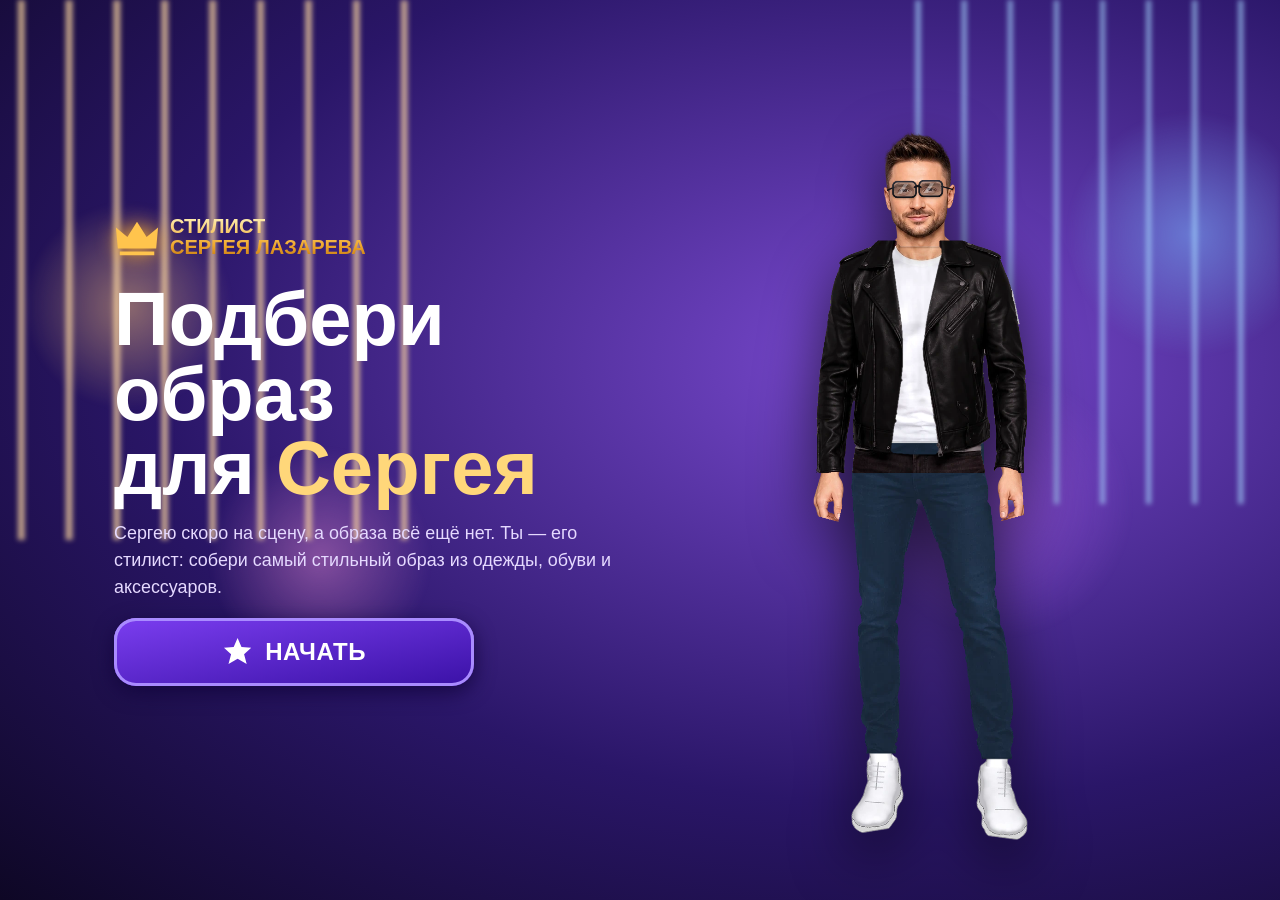
<file: games/3/index.html>
<!doctype html>
<html lang="ru">
<head>
<meta charset="utf-8">
<meta name="viewport" content="width=device-width,initial-scale=1,viewport-fit=cover">
<meta name="theme-color" content="#1a0f3a">
<title>Стилист Сергея Лазарева</title>
<link rel="stylesheet" href="style.css">
</head>
<body>
<svg width="0" height="0" style="position:absolute" aria-hidden="true">
 <symbol id="i-shirt" viewBox="0 0 48 48"><path fill="currentColor" d="M17 6 5 12l4 11 6-2v21h18V21l6 2 4-11-12-6c-1 4-4 6-7 6s-6-2-7-6z"/></symbol>
 <symbol id="i-jacket" viewBox="0 0 48 48"><path fill="currentColor" d="M18 5 5 11l3 12 5-1v21h8V20l3 8 3-8v23h8V22l5 1 3-12-13-6-6 8-6-8zM24 28V43h-2V25z" fill-rule="evenodd"/></symbol>
 <symbol id="i-pants" viewBox="0 0 48 48"><path fill="currentColor" d="M13 5h22l3 38h-9l-5-23-5 23h-9z"/></symbol>
 <symbol id="i-shoes" viewBox="0 0 48 48"><path fill="currentColor" d="M3 29c6-1 8-5 9-10l5 3c3 2 7 3 11 4 7 1 14 3 17 8v3H3zM3 38h42v3H3z"/></symbol>
 <symbol id="i-glasses" viewBox="0 0 48 48"><g fill="none" stroke="currentColor" stroke-width="4"><circle cx="13" cy="28" r="9"/><circle cx="35" cy="28" r="9"/><path d="M22 27c1-2 3-2 4 0M4 26 7 14M44 26 41 14"/></g></symbol>
 <symbol id="i-crown" viewBox="0 0 48 48"><path fill="currentColor" d="m4 36-2-22 12 10L24 8l10 16 12-10-2 22zM6 39h36v4H6z"/></symbol>
 <symbol id="i-dice" viewBox="0 0 48 48"><rect x="6" y="6" width="36" height="36" rx="8" fill="currentColor"/><g fill="#5a21b0"><circle cx="16" cy="16" r="3.4"/><circle cx="32" cy="16" r="3.4"/><circle cx="24" cy="24" r="3.4"/><circle cx="16" cy="32" r="3.4"/><circle cx="32" cy="32" r="3.4"/></g></symbol>
 <symbol id="i-reset" viewBox="0 0 48 48"><path fill="none" stroke="currentColor" stroke-width="5" stroke-linecap="round" stroke-linejoin="round" d="M14 11 8 17l6 6M9 17h20a11 11 0 1 1-4 21"/></symbol>
 <symbol id="i-cam" viewBox="0 0 48 48"><path fill="currentColor" d="M17 8h14l3 5h7a3 3 0 0 1 3 3v21a3 3 0 0 1-3 3H7a3 3 0 0 1-3-3V16a3 3 0 0 1 3-3h7zm7 9a9 9 0 1 0 0 18 9 9 0 0 0 0-18zm0 4a5 5 0 1 1 0 10 5 5 0 0 1 0-10z" fill-rule="evenodd"/></symbol>
 <symbol id="i-star" viewBox="0 0 48 48"><path fill="currentColor" d="m24 3 6 14 15 1-11 10 4 15-14-8-14 8 4-15L3 18l15-1z"/></symbol>
 <symbol id="i-mail" viewBox="0 0 48 48"><path fill="currentColor" d="M6 10h36a3 3 0 0 1 3 3v22a3 3 0 0 1-3 3H6a3 3 0 0 1-3-3V13a3 3 0 0 1 3-3zm1.5 5 16.5 12L40.500 15z" fill-rule="evenodd"/></symbol>
 <symbol id="i-gift" viewBox="0 0 48 48"><path fill="currentColor" fill-rule="evenodd" d="M5 15h38v9H5zM8 26h32v16H8zM22 15h4v27h-4zM24 14c-3-7-12-8-12-3s8 4 12 3zm0 0c3-7 12-8 12-3s-8 4-12 3z"/></symbol>
 <symbol id="i-trophy" viewBox="0 0 48 48"><path fill="currentColor" d="M13 5h22v3h8v6c0 6-4 10-10 11-1.700 3-4 5-7 5.600V36h6v5H14v-5h6v-5.400c-3-.6-5.300-2.600-7-5.600-6-1-10-5-10-11V8h8zm-6 6v3c0 3 2 5 5 6-.6-2-1-4-1-6.500V11zm34 0h-4v2.500c0 2.500-.4 4.500-1 6.500 3-1 5-3 5-6z"/></symbol>
 <symbol id="i-check" viewBox="0 0 48 48"><path fill="none" stroke="currentColor" stroke-width="7" stroke-linecap="round" stroke-linejoin="round" d="m8 25 11 11L40 12"/></symbol>
</svg>

<section id="intro" class="intro show" aria-label="Начало игры">
 <div class="lights"></div>
 <div class="intro-body">
  <div class="intro-text">
   <div class="intro-logo"><svg class="crown"><use href="#i-crown"/></svg><b>СТИЛИСТ<br>СЕРГЕЯ ЛАЗАРЕВА</b></div>
   <h1>Подбери образ<br>для <em>Сергея</em></h1>
   <p>Сергею скоро на сцену, а образа всё ещё нет. Ты — его стилист: собери самый стильный образ из одежды, обуви и аксессуаров.</p>
   <button id="startBtn" class="done cta"><svg><use href="#i-star"/></svg>НАЧАТЬ</button>
  </div>
  <div class="intro-figure"><canvas id="introCanvas" width="1024" height="1720"></canvas></div>
 </div>
</section>
<audio id="bgm" src="assets/music.mp3" loop preload="auto"></audio>
<main class="app">
 <section class="stage" id="stage">
  <div class="lights"></div><div class="floor"></div>
  <div class="logo"><svg class="crown"><use href="#i-crown"/></svg><b>СТИЛИСТ<br>СЕРГЕЯ ЛАЗАРЕВА</b></div>
  <canvas id="dressCanvas" width="1024" height="1720" aria-label="Сергей в выбранной одежде"></canvas>
  <div class="side">
   <button id="random"><svg><use href="#i-dice"/></svg><span>Случайный образ</span></button>
   <button id="reset"><svg><use href="#i-reset"/></svg><span>Сбросить</span></button>
   <button id="savePhoto"><svg><use href="#i-cam"/></svg><span>Сохранить</span></button>
   <button id="favorites"><svg><use href="#i-star"/></svg><span>Мои образы</span></button>
  </div>
  <button id="mute" class="mute" aria-label="Звук" title="Звук">🔊</button>
  <button id="undo" class="undo" title="Отменить">↶ Назад</button>
  <div class="banner"><svg><use href="#i-star"/></svg><p>Создай свой уникальный образ<br>для <em>Сергея Лазарева!</em></p></div>
 </section>

 <section class="panel">
  <nav class="tabs" id="tabs" aria-label="Категории гардероба">
   <button class="tab active" data-cat="tops"><svg><use href="#i-shirt"/></svg><span>Одежда</span></button>
   <button class="tab" data-cat="outerwear"><svg><use href="#i-jacket"/></svg><span>Верхняя одежда</span></button>
   <button class="tab" data-cat="bottoms"><svg><use href="#i-pants"/></svg><span>Брюки</span></button>
   <button class="tab" data-cat="shoes"><svg><use href="#i-shoes"/></svg><span>Обувь</span></button>
   <button class="tab" data-cat="accessories"><svg><use href="#i-glasses"/></svg><span>Аксессуары</span></button>
   <button class="tab" data-cat="style"><svg><use href="#i-crown"/></svg><span>Стиль</span></button>
  </nav>
  <div class="grid-wrap"><div id="items" class="grid"></div></div>
  <div class="rail" id="quick"></div>
  <button id="finish" class="done"><svg><use href="#i-check"/></svg>ГОТОВО!</button>
 </section>
</main>

<section id="finalScreen" class="final" aria-hidden="true">
 <div class="confetti" id="confetti"></div>
 <button id="mute2" class="mute mute-final" aria-label="Звук">🔊</button>
 <button id="edit" class="final-back">← ИЗМЕНИТЬ ОБРАЗ</button>
 <div class="final-body">
  <div class="final-text">
   <div class="judge-box">
    <small>ФОТОСЕССИЯ</small>
    <h2 id="judgeLine">Сергей смотрит<br>на твой образ…</h2>
    <div class="bar"><i id="judgeBar"></i></div>
   </div>
   <div class="verdict-box">
    <small>РЕШЕНИЕ СЕРГЕЯ</small>
    <h2>ЛУЧШИЙ<br><em>ОБРАЗ!</em></h2>
    <div class="stars" aria-label="5 из 5">★★★★★</div>
    <p id="finalDescription"></p>
    <p class="note">Сергей в восторге от твоего стиля. За лучший образ тебе полагается приз!</p>
    <button id="giftBtn" class="done cta"><svg><use href="#i-trophy"/></svg><span id="giftLabel">ПОЛУЧИТЬ ПРИЗ</span></button>
    <button id="finalSave" class="ghost"><svg><use href="#i-cam"/></svg>Сохранить фото образа</button>
   </div>
  </div>
  <div class="final-portrait"><div class="frame"><canvas id="finalCanvas" width="1024" height="1720"></canvas><i class="scan"></i></div></div>
 </div>
</section>

<section id="looksModal" class="modal" aria-hidden="true">
 <div class="dialog" role="dialog" aria-modal="true" aria-labelledby="looksTitle">
  <div class="dialog-head"><h2 id="looksTitle">Мои образы</h2><button id="closeLooks" aria-label="Закрыть">×</button></div>
  <button id="addLook" class="done small"><svg><use href="#i-star"/></svg>СОХРАНИТЬ ТЕКУЩИЙ ОБРАЗ</button>
  <div id="savedLooks" class="saved"></div>
 </div>
</section>
<div id="toast" class="toast" role="status"></div>
<script src="assets-data.js"></script>
<script src="game.js"></script>
</body></html>
</file>
<file: hub.css>
*{box-sizing:border-box;-webkit-tap-highlight-color:transparent}
html,body{margin:0;height:100%;overflow:hidden;background:#0b0716;color:#fff6e0;font-family:Georgia,'Times New Roman',serif}
#bg{position:fixed;inset:0;width:100%;height:100%;z-index:0}
#stage{position:fixed;inset:0;z-index:1}
.scene{position:absolute;inset:0;opacity:0;visibility:hidden;transition:opacity 1.1s ease,visibility 0s linear 1.1s}
.scene.on{opacity:1;visibility:visible;transition:opacity 1.1s ease,visibility 0s}
.girl{position:absolute;bottom:0;height:min(94vh,calc(100vw*1.1));width:auto;max-width:100%;object-fit:contain;filter:drop-shadow(0 10px 30px rgba(0,0,0,.45));transform:translateY(14px);opacity:0;transition:transform 1.2s cubic-bezier(.2,.8,.2,1) .2s,opacity 1.2s ease .2s}
.girl-left{left:max(0px,2vw)}
.on .girl{transform:none;opacity:1}
.card{position:absolute;right:6vw;top:50%;transform:translateY(-46%);width:min(46vw,560px);text-align:center;padding:34px 30px;border-radius:28px;background:linear-gradient(160deg,rgba(60,30,90,.62),rgba(20,10,40,.62));border:1px solid rgba(255,214,130,.45);box-shadow:0 20px 60px rgba(0,0,0,.45),inset 0 0 40px rgba(255,200,100,.08);backdrop-filter:blur(8px);-webkit-backdrop-filter:blur(8px);opacity:0;transition:opacity 1s ease .5s,transform 1s ease .5s}
.on .card{opacity:1;transform:translateY(-50%)}
h1,h2{margin:0 0 22px;font-weight:700;line-height:1.2;background:linear-gradient(180deg,#fff3c8,#f2c25c 60%,#d99a2b);-webkit-background-clip:text;background-clip:text;color:transparent;text-shadow:none}
h1{font-size:clamp(28px,3.6vw,50px)}h2{font-size:clamp(24px,2.8vw,38px)}
.card p{font-size:clamp(16px,1.55vw,21px);line-height:1.5;margin:0 0 16px;color:#ffeccc}
.card .hp{padding:12px 14px;border-radius:16px;background:rgba(255,200,100,.14);border:1px dashed rgba(255,214,130,.6);animation:pulse 2s ease-in-out infinite}
.card .hp b{color:#ffd877}
@keyframes pulse{50%{box-shadow:0 0 28px rgba(255,200,100,.45)}}
.btn{font:inherit;font-weight:700;font-size:clamp(18px,1.8vw,24px);padding:15px 44px;border:0;border-radius:999px;cursor:pointer;color:#3a2200;background:linear-gradient(180deg,#ffe9a6,#f0b73e);box-shadow:0 8px 26px rgba(240,183,62,.45),inset 0 2px 0 rgba(255,255,255,.6);transition:transform .2s,box-shadow .2s}
.btn:hover{transform:translateY(-2px) scale(1.03)}.btn:active{transform:scale(.97)}
.top{position:absolute;left:0;right:0;top:2vh;margin:0;text-align:center;padding:0 16px;font-size:clamp(20px,3vw,40px);z-index:3}
.top span{font-size:.62em;opacity:.9}
.cakebox{position:absolute;left:50%;top:calc(max(11vh,78px));bottom:2vh;aspect-ratio:1219/1290;transform:translateX(-50%);opacity:0;transition:opacity 1.2s ease .3s;touch-action:none;height:calc(100% - max(11vh,78px) - .5vh);max-width:100vw}
.on .cakebox{opacity:1}
.cakebox img{position:absolute;inset:0;width:100%;height:100%;user-select:none;-webkit-user-drag:none;pointer-events:none}
#flames{position:absolute;inset:0;width:100%;height:100%;cursor:grab}
.hint{position:absolute;left:50%;top:33%;width:56%;transform:translateX(-50%);text-align:center;pointer-events:none;transition:opacity .6s}
.hint.off{opacity:0}
.hint svg{width:100%;display:block;overflow:visible}
.trail{fill:none;stroke:#ffe9a6;stroke-width:3;stroke-linecap:round;stroke-dasharray:6 8;filter:drop-shadow(0 0 6px #ffc857);animation:dash 1.2s linear infinite}
@keyframes dash{to{stroke-dashoffset:-28}}
.finger{position:absolute;left:8%;top:52%;width:22px;height:22px;border-radius:50%;background:radial-gradient(#fff,rgba(255,230,160,.4) 60%,transparent 70%);box-shadow:0 0 22px #ffd877;animation:swipe 2.4s ease-in-out infinite}
@keyframes swipe{0%{left:6%;top:62%;opacity:0}12%{opacity:1}50%{left:48%;top:22%}88%{opacity:1}100%{left:88%;top:58%;opacity:0}}
.hint b{display:block;margin-top:4px;font-size:clamp(13px,1.5vw,18px);color:#ffeccc;text-shadow:0 2px 8px #000}
.counter{position:absolute;left:0;right:0;bottom:1.2vh;text-align:center;font-size:15px;color:#ffd877;opacity:.85;z-index:3;text-shadow:0 2px 6px #000}
#sg iframe{position:absolute;inset:0;width:100%;height:100%;border:0;background:#000}
.next{position:absolute;left:16px;bottom:16px;bottom:max(16px,env(safe-area-inset-bottom));z-index:5;font:inherit;font-weight:700;font-size:18px;padding:13px 24px;border-radius:999px;border:1px solid rgba(255,230,160,.8);cursor:pointer;color:#3a2200;background:linear-gradient(180deg,#ffe9a6,#f0b73e);box-shadow:0 8px 30px rgba(0,0,0,.5),0 0 28px rgba(255,200,90,.6);opacity:0;transform:translateY(20px);pointer-events:none;transition:opacity .9s,transform .9s}
.next.show{opacity:1;transform:none;pointer-events:auto;animation:pulse2 2s ease-in-out infinite .9s}
@keyframes pulse2{50%{box-shadow:0 8px 30px rgba(0,0,0,.5),0 0 44px rgba(255,210,110,.95)}}
.next span{display:inline-block;margin-left:4px}
#sc{display:flex;align-items:center;justify-content:center}
.trial{text-align:center;background:radial-gradient(circle,rgba(40,20,70,.85),rgba(11,7,22,.95) 70%);position:absolute;inset:0;display:flex;flex-direction:column;align-items:center;justify-content:center}
.trial small{font-size:clamp(18px,3vw,30px);letter-spacing:.4em;text-transform:uppercase;color:#ffd877}
.trial b{font-size:clamp(110px,24vw,260px);line-height:1;background:linear-gradient(180deg,#fff3c8,#d99a2b);-webkit-background-clip:text;background-clip:text;color:transparent}
.trial em{font-style:normal;font-size:clamp(18px,3vw,30px);color:#ffeccc}
#fade{position:fixed;inset:0;z-index:9;background:#0b0716;opacity:0;pointer-events:none;transition:opacity .8s}
@media (max-width:760px),(max-aspect-ratio:1/1){
 .girl{height:min(62vh,100vw*1.05)}
 .girl-left{left:50%;transform:translate(-50%,14px)}
 .on .girl{transform:translateX(-50%)}
 .card{right:auto;left:50%;top:3vh;width:min(92vw,460px);padding:20px 18px;transform:translate(-50%,0)}
 .on .card{transform:translate(-50%,0)}
 .card h1,.card h2{margin-bottom:14px}
 .card p{margin-bottom:10px}
 .btn{padding:13px 36px}
 #s1 .card,#s4 .card{top:6vh}
 .cakebox{width:118vw;max-width:none;height:auto;top:auto;bottom:5vh;transform:translateX(-50%)}
 .on .cakebox{transform:translateX(-50%)}
 .cakebox{aspect-ratio:1219/1290}
}
html,body{-webkit-user-select:none;user-select:none}#sg iframe{display:block}
</file>
<file: games/2/style.css>
*{box-sizing:border-box}
html,body{margin:0;width:100%;height:100%;min-height:100%;background:#10172f;color:#fff;font-family:system-ui,-apple-system,Segoe UI,sans-serif;overscroll-behavior:none}
body{display:flex;justify-content:center;align-items:stretch;padding:0}
#app{width:min(100%,560px);height:100dvh;min-height:480px;display:flex;flex-direction:column;gap:8px;padding:10px 10px max(10px,env(safe-area-inset-bottom));}
.brand{font-size:13px;font-weight:900;letter-spacing:.18em;color:#fff9e8}.brand span{color:#ffd66e}
.hud{display:flex;gap:10px;font-variant-numeric:tabular-nums;font-weight:800}.hud span{background:#ffffff20;border:1px solid #ffffff25;border-radius:20px;padding:5px 14px;min-width:72px;text-align:center}
header,footer{display:flex;align-items:center;justify-content:space-between;min-height:34px;flex-shrink:0}
footer{font-size:11px;letter-spacing:.04em;color:#d8d8ed;padding:0 4px}
#stage{position:relative;flex:1;min-height:0;width:100%;border-radius:22px;overflow:hidden;box-shadow:0 18px 55px #0008;background:#29345c;isolation:isolate}
canvas{display:block;width:100%;height:100%;touch-action:none}
.overlay{position:absolute;inset:0;display:flex;align-items:center;justify-content:center;padding:18px;background:#11182d55;backdrop-filter:blur(3px);z-index:4}.hidden{display:none!important}
.panel{width:min(100%,370px);padding:26px 22px;border:1px solid #ffffff50;border-radius:25px;background:linear-gradient(145deg,#fff2e5f2,#e8e7fff2);color:#282541;text-align:center;box-shadow:0 15px 40px #17204455}
.eyebrow{font-size:10px;font-weight:900;letter-spacing:.15em;color:#8873a8}.panel h1{font-family:Georgia,serif;font-size:clamp(29px,7vw,42px);margin:12px 0;color:#302a55}.panel p{font-size:14px;line-height:1.5;color:#55516b;margin:0 0 20px}
button{border:0;border-radius:999px;padding:14px 20px;background:linear-gradient(100deg,#7658c8,#b66db0);color:white;font-weight:800;font-size:15px;box-shadow:0 7px 18px #7458b055;cursor:pointer;touch-action:manipulation}button:active{transform:translateY(2px)}.panel small{display:block;margin-top:13px;color:#77718c;font-size:11px}
.touch-controls{position:absolute;bottom:max(16px,env(safe-area-inset-bottom));left:16px;right:16px;display:flex;justify-content:space-between;pointer-events:none;z-index:3}
.touch-controls button{pointer-events:auto;width:62px;height:62px;padding:0;font-size:37px;line-height:1;background:#211c466b;border:1px solid #ffffff66;backdrop-filter:blur(4px);box-shadow:none;touch-action:none;user-select:none;-webkit-user-select:none}
.progress{position:absolute;top:0;left:0;right:0;height:5px;background:#ffffff20;border-radius:0;overflow:hidden;z-index:2;pointer-events:none}.progress div{height:100%;width:0;background:linear-gradient(90deg,#ffd66e,#fff2b0);transition:width .12s}
.reward{display:flex;align-items:center;gap:12px;text-align:left;background:#fff9;border-radius:16px;padding:10px;margin:0 0 18px}.reward img{width:54px;height:54px;object-fit:contain}.reward b,.reward small{display:block}.reward small{font-size:11px;line-height:1.3;margin-top:4px;color:#77718c}
@media(min-width:700px){#app{height:min(100dvh,960px);padding:14px}}
@media(max-height:650px){#app{min-height:440px;gap:5px;padding-top:6px}.panel{padding:17px}.panel p{margin-bottom:12px}.touch-controls button{width:52px;height:52px}}

/* Cinematic birthday sky finale */
.finale{position:absolute;inset:0;z-index:8;overflow-y:auto;overscroll-behavior:contain;background:#020306;color:#f2e9df;display:block;padding:clamp(18px,4vh,38px) 16px max(22px,env(safe-area-inset-bottom));opacity:0;animation:finaleFade 1.5s ease forwards}
.finale.hidden{display:none!important}
.finale-content{width:min(100%,520px);min-height:100%;margin:0 auto;display:flex;flex-direction:column;align-items:center;justify-content:center;gap:14px;text-align:center}
.finale-copy{font-size:clamp(13px,3.1vw,17px);line-height:1.55;letter-spacing:.015em;margin:0;max-width:490px;color:#e9e3df}
.finale-copy strong{color:#fff;font-weight:700}
.download-postcard{color:#f4d7a2;text-decoration:none;border-bottom:1px solid #f4d7a277;padding:4px 0 6px;font-size:14px;letter-spacing:.04em}
.download-postcard:hover{color:#fff;border-color:#fff}
#celestial-map{width:100%;height:clamp(270px,48vh,490px);min-height:260px;overflow:hidden;position:relative;background:#020306;border:1px solid #ffffff14;border-radius:8px;touch-action:pan-y}
#celestial-map canvas,#celestial-map svg{max-width:100%}
.birth-caption{font-size:clamp(10px,2.5vw,13px);letter-spacing:.13em;line-height:2;color:#d9d0c8;margin-top:3px}
.birth-caption span{font-size:clamp(13px,3vw,17px);letter-spacing:.17em;color:#f4e8df}
.again-final{margin:8px 0 5px;background:#ffffff12;border:1px solid #ffffff30;box-shadow:none;font-size:12px;padding:10px 18px}
@keyframes finaleFade{to{opacity:1}}
#stage:has(.finale:not(.hidden)){background:#020306}
@media(max-height:700px){.finale{padding-top:12px}.finale-content{gap:9px}#celestial-map{height:38vh;min-height:220px}}

#celestial-map.loading::after{content:"Загружаем небо…";position:absolute;inset:0;display:flex;align-items:center;justify-content:center;color:#d9d0c8;font-size:13px;letter-spacing:.1em}
#celestial-map.viewer{touch-action:none;cursor:grab;user-select:none;-webkit-user-select:none}
#celestial-map.viewer img{position:absolute;left:50%;top:50%;height:100%;width:auto;max-width:none;transform:translate(-50%,-50%);transform-origin:center;pointer-events:none}
.viewer-ctl{position:absolute;right:8px;bottom:8px;display:flex;flex-direction:column;gap:6px;z-index:2}
.viewer-ctl button{width:34px;height:34px;padding:0;font-size:20px;line-height:1;background:#ffffff1c;border:1px solid #ffffff40;box-shadow:none}

.hud{align-items:center}.mute{width:34px;height:34px;padding:0;font-size:16px;line-height:1;background:#ffffff20;border:1px solid #ffffff25;box-shadow:none;border-radius:50%}

button,header,canvas,.panel,.touch-controls,.hud{-webkit-user-select:none;user-select:none;-webkit-touch-callout:none;-webkit-tap-highlight-color:transparent}
#game{outline:none}
</file>
<file: games/3/style.css>
:root{--gold:#ffd77a;--violet:#7a35e6;--deep:#1a0f3a;--tile:#d9c9f2}
*{box-sizing:border-box;-webkit-tap-highlight-color:transparent}
html,body{margin:0;height:100%;background:#120a2c;color:#fff;font-family:Montserrat,"Segoe UI",Roboto,Arial,sans-serif;overflow:hidden}
button{font:inherit;color:inherit;cursor:pointer;border:0;background:none;padding:0}
svg{width:1em;height:1em;display:block}
.app{height:100svh;display:grid;grid-template-columns:minmax(0,43fr) minmax(0,57fr);background:#150c33}

/* ---------- сцена ---------- */
.stage{position:relative;overflow:hidden;min-height:0;
 background:
  radial-gradient(ellipse 60% 45% at 50% 40%,#6a50c9aa,transparent 70%),
  linear-gradient(180deg,#2b1a6b 0%,#3c2a8f 45%,#2a1860 100%)}
.lights{position:absolute;inset:0;pointer-events:none;filter:blur(2.5px);
 background:
  repeating-linear-gradient(90deg,transparent 0 4%,#ffd9a0b0 4.1% 5.6%,transparent 5.8% 11%) 0 0/34% 60% no-repeat,
  repeating-linear-gradient(90deg,transparent 0 5%,#a6d8ffa0 5.1% 6.4%,transparent 6.6% 12%) 100% 0/30% 56% no-repeat,
  radial-gradient(circle at 10% 34%,#ffc97a77 0,transparent 8%),radial-gradient(circle at 93% 26%,#7bb4ff88 0,transparent 9%),
  radial-gradient(circle at 78% 56%,#c06bff66 0,transparent 12%),radial-gradient(circle at 25% 62%,#ff9be166 0,transparent 10%)}
.floor{position:absolute;left:0;right:0;bottom:0;height:34%;
 background:linear-gradient(180deg,#00000000 0,#1b0f4a88 18%,#6c4a9a66 55%,#c79cc455 100%);
 box-shadow:inset 0 1px #ffffff22}
.stage canvas{position:absolute;left:54%;bottom:9%;transform:translateX(-50%);height:96%;width:auto;max-width:none;filter:drop-shadow(0 18px 22px #0009)}
.logo{position:absolute;z-index:4;top:2.2%;left:3%;display:flex;align-items:center;gap:8px;padding:10px 16px 10px 8px;border-radius:14px;background:linear-gradient(90deg,#150b3acc,#150b3a00)}
.logo .crown{width:clamp(34px,4.2vw,58px);height:clamp(34px,4.2vw,58px);color:#ffc44d;filter:drop-shadow(0 0 10px #ffb12e)}
.logo b{font-size:clamp(14px,2.05vw,29px);line-height:1.02;font-weight:900;letter-spacing:.01em;text-transform:uppercase;
 background:linear-gradient(180deg,#fff2b8,#f0a82c 70%,#c47a14);-webkit-background-clip:text;background-clip:text;color:transparent;filter:drop-shadow(0 2px 3px #000a)}
.side{position:absolute;z-index:5;left:2.2%;bottom:17%;display:flex;flex-direction:column;gap:clamp(8px,1.2vh,14px)}
.side{--b:clamp(58px,7.2vw,96px)}.side button,.undo{position:relative;width:var(--b);height:var(--b);border-radius:20px;display:flex;flex-direction:column;align-items:center;justify-content:center;gap:5%;
 background:linear-gradient(160deg,#6b32d3,#3a138f);box-shadow:0 5px 16px #12063acc,inset 0 0 0 2px #b78bff,inset 0 2px 0 #ffffff55}
.side button svg{width:48%;height:48%;color:#fff;filter:drop-shadow(0 0 6px #ffffffaa)}
.side button span{font-size:clamp(8px,.95vw,13px);font-weight:700;line-height:1.05;text-align:center;padding:0 3px;text-shadow:0 1px 2px #0008}
.side button:active,.undo:active,.tile:active,.tab:active,.done:active{transform:scale(.96)}
.undo{position:absolute;z-index:5;right:3%;top:3%;width:auto;height:auto;padding:9px 14px;border-radius:30px;font-size:12px;font-weight:700;flex-direction:row}
.banner{position:absolute;z-index:4;left:0;right:0;bottom:0;display:flex;align-items:center;gap:14px;padding:clamp(8px,1.6vh,18px) 4%;
 background:linear-gradient(90deg,#1a0d4acc 0,#2d1775aa 70%,#2d177500);border-top:1px solid #ffffff1a}
.banner svg{width:clamp(34px,4.2vw,60px);height:clamp(34px,4.2vw,60px);color:#ffcd4a;filter:drop-shadow(0 0 8px #ffb62f)}
.banner p{margin:0;font-size:clamp(11px,1.6vw,23px);font-weight:700;line-height:1.2}.banner em{font-style:normal;color:#ffd35c}

/* ---------- гардероб ---------- */
.panel{min-height:0;display:flex;flex-direction:column;gap:clamp(8px,1.4vh,16px);padding:clamp(10px,1.8vh,22px) clamp(10px,2vw,28px) clamp(10px,1.8vh,22px) clamp(10px,1.4vw,18px);
 background:linear-gradient(160deg,#4a28b4 0%,#2e1678 55%,#1e0f55 100%);position:relative}
.panel:before{content:"";position:absolute;inset:0;pointer-events:none;background:radial-gradient(circle at 80% 8%,#a77bff55,transparent 40%)}
.tabs{position:relative;display:grid;grid-template-columns:repeat(6,minmax(0,1fr));gap:clamp(6px,.9vw,14px);flex:none}
.tab{aspect-ratio:1/.98;min-width:0;border-radius:clamp(14px,1.8vw,24px);display:flex;flex-direction:column;align-items:center;justify-content:center;gap:5%;padding:4px 2px;
 background:linear-gradient(165deg,#5a2fc9,#2c1182);box-shadow:inset 0 0 0 2px #a374ff,0 4px 14px #12053a99}
.tab svg{width:46%;height:46%;color:#fff}
.tab span{font-size:clamp(8px,1.05vw,15px);font-weight:800;line-height:1.02;text-align:center}
.tab.active{box-shadow:inset 0 0 0 3px #ff7bf2,0 0 0 2px #ff7bf244,0 0 22px #e43dff;background:linear-gradient(165deg,#8040e8,#4a1ba8)}
.grid-wrap{position:relative;flex:1;min-height:0;overflow-y:auto;border-radius:22px;padding:clamp(8px,1.2vw,16px);
 background:linear-gradient(160deg,#6f55c6aa,#503a9faa);box-shadow:inset 0 0 0 2px #ffffff30;scrollbar-width:thin;scrollbar-color:#a45bff #ffffff22;overscroll-behavior:contain}
.grid{display:grid;grid-template-columns:repeat(5,minmax(0,1fr));gap:clamp(7px,1vw,14px)}
.tile{position:relative;aspect-ratio:1/1;border-radius:clamp(12px,1.5vw,22px);display:grid;place-items:center;padding:7%;
 background:linear-gradient(160deg,#e9defa,#bba4e6);box-shadow:0 4px 10px #1b0b5266,inset 0 2px 0 #fff}
.tile img{width:100%;height:100%;object-fit:contain;filter:drop-shadow(0 4px 4px #2b165c55)}
.tile.preset{padding:4%;aspect-ratio:3/4}.tile.preset i{position:absolute;left:4px;right:4px;bottom:5px;font:700 clamp(8px,.9vw,12px)/1.1 inherit;font-style:normal;color:#2a1560;text-align:center;text-shadow:0 0 4px #fff,0 0 4px #fff}
.tile.preset img{height:84%;margin-bottom:10%}
.tile.selected{box-shadow:0 0 0 3px var(--gold),0 0 18px #ffd77a99,inset 0 2px 0 #fff}
.tick{position:absolute;top:5px;right:5px;width:clamp(16px,1.9vw,26px);height:clamp(16px,1.9vw,26px);border-radius:50%;background:var(--gold);color:#3b1c00;display:grid;place-items:center;box-shadow:0 2px 5px #0006}
.tick svg{width:62%;height:62%}
.rail{position:relative;flex:none;display:grid;grid-template-columns:repeat(7,minmax(0,1fr));gap:clamp(5px,.7vw,10px);padding:clamp(6px,.9vw,12px);border-radius:20px;background:linear-gradient(160deg,#6b50c2aa,#4b3799aa);box-shadow:inset 0 0 0 2px #ffffff2e}
.rail button{aspect-ratio:1/.82;border-radius:14px;display:grid;place-items:center;padding:6%;background:linear-gradient(160deg,#4d2cae,#2f1a85);box-shadow:inset 0 0 0 1px #b79dff66}
.rail button img{width:100%;height:100%;object-fit:contain}
.rail button.on{box-shadow:inset 0 0 0 3px var(--gold),0 0 12px #ffd77a77}
.done{position:relative;flex:none;align-self:flex-end;width:min(100%,clamp(220px,28vw,400px));display:flex;align-items:center;justify-content:center;gap:12px;padding:clamp(12px,2vh,22px) 24px;border-radius:22px;
 font-size:clamp(18px,2.7vw,36px);font-weight:900;letter-spacing:.02em;background:linear-gradient(170deg,#7b3ef0,#3a11a6);box-shadow:inset 0 0 0 3px #a98bff,0 6px 20px #10043acc,inset 0 3px 0 #ffffff55}
.done svg{width:1.15em;height:1.15em}.done.small{font-size:14px;padding:13px 18px;border-radius:16px;align-self:auto;width:auto}

/* ---------- мои образы ---------- */
.modal{position:fixed;inset:0;z-index:40;display:none;place-items:center;background:#0a0420cc;padding:16px}.modal.show{display:grid}
.dialog{width:min(560px,100%);max-height:88svh;overflow:auto;border-radius:22px;padding:18px;background:linear-gradient(160deg,#4a28b4,#241163);box-shadow:inset 0 0 0 2px #a374ff,0 20px 60px #000a}
.dialog-head{display:flex;justify-content:space-between;align-items:center;margin-bottom:12px}.dialog-head h2{margin:0;font-size:22px}
#closeLooks{font-size:30px;line-height:1;width:40px;height:40px;border-radius:50%;background:#ffffff1f}
.saved{margin-top:12px;display:grid;gap:10px}.empty{color:#d6c8ff;text-align:center}
.saved-row{display:grid;grid-template-columns:auto 1fr auto auto;gap:10px;align-items:center;padding:8px;border-radius:14px;background:#ffffff14}
.saved-row canvas{width:48px;height:80px;border-radius:8px;background:#2a1668}
.saved-row b{display:block;font-size:12px;line-height:1.2}.saved-row small{color:#c9b8ff}
.saved-row button{padding:9px 10px;border-radius:10px;font-size:10px;font-weight:800;background:linear-gradient(160deg,#7b3ef0,#3a11a6)}
.saved-row .del{background:#ffffff1f}
.toast{position:fixed;left:50%;bottom:22px;transform:translate(-50%,30px);opacity:0;z-index:50;padding:11px 18px;border-radius:30px;background:#12063aee;box-shadow:inset 0 0 0 2px #a374ff;font-size:13px;font-weight:700;transition:.25s;pointer-events:none}
.toast.show{opacity:1;transform:translate(-50%,0)}


/* ---------- финал ---------- */
.final{position:fixed;inset:0;z-index:30;display:none;overflow:auto;background:radial-gradient(ellipse at 66% 38%,#7a4ad0,#2a1668 58%,#0e0725)}
.final.show{display:block}
.final-back{position:relative;z-index:3;margin:14px;padding:10px 16px;border-radius:24px;background:#ffffff1c;font-size:12px;font-weight:700;letter-spacing:.1em}
.final-body{position:relative;z-index:2;width:min(1100px,100%);margin:0 auto;display:grid;grid-template-columns:1fr 1fr;align-items:center;gap:20px;padding:0 24px 24px;min-height:calc(100dvh - 70px)}
.final small{color:var(--gold);letter-spacing:.25em;font-size:11px;font-weight:700}
.final h2{margin:14px 0;font-size:clamp(40px,6.4vw,84px);line-height:.95;font-weight:900}
.final h2 em{font-style:normal;color:var(--gold)}
.judge-box h2{font-size:clamp(26px,3.6vw,46px);line-height:1.1;min-height:2.2em}
.bar{height:10px;border-radius:10px;background:#ffffff22;overflow:hidden;max-width:360px}
.bar i{display:block;height:100%;width:0;border-radius:10px;background:linear-gradient(90deg,#ffb12e,#ffe08a);transition:width .5s linear}
.verdict-box{display:none}
.final.verdict .judge-box{display:none}.final.verdict .verdict-box{display:block;animation:rise .7s both}
.stars{font-size:clamp(26px,3.4vw,40px);letter-spacing:.12em;color:var(--gold);text-shadow:0 0 18px #ffb12e}
.final p{color:#e5d9ff;margin:12px 0}.final .note{font-size:clamp(15px,1.5vw,19px);color:#fff;font-weight:600;margin:6px 0 20px}
.cta{align-self:auto;width:min(100%,430px);font-size:clamp(17px,1.9vw,24px);animation:pulse 1.8s ease-in-out infinite}
.cta svg{width:1.3em;height:1.3em}
.ghost{display:flex;align-items:center;gap:8px;margin-top:14px;padding:10px 4px;font-size:13px;font-weight:600;color:#cdbdff;text-decoration:underline;text-underline-offset:4px}
.ghost svg{width:1.2em;height:1.2em}
.final-portrait{display:flex;justify-content:center}
.frame{position:relative;height:min(84dvh,860px);aspect-ratio:1024/1720;overflow:hidden;border-radius:26px;background:linear-gradient(170deg,#ffffff14,#ffffff05);box-shadow:inset 0 0 0 2px #ffd77a88,0 20px 50px #000a}
.frame canvas{position:absolute;inset:0;width:100%;height:100%;filter:drop-shadow(0 14px 18px #0009)}
.scan{position:absolute;left:0;right:0;top:-20%;height:18%;background:linear-gradient(180deg,transparent,#ffe9a655,transparent);animation:scan 1.6s linear infinite}
.final.verdict .scan{display:none}
.confetti{position:absolute;inset:0;overflow:hidden;pointer-events:none;z-index:1}
.confetti i{position:absolute;top:-30px;font-style:normal;color:var(--gold);animation:fall linear forwards}
@keyframes fall{to{transform:translateY(110dvh) rotate(540deg);opacity:.2}}
@keyframes scan{to{top:105%}}
@keyframes rise{from{opacity:0;transform:translateY(18px)}to{opacity:1;transform:none}}
@keyframes pulse{0%,100%{box-shadow:inset 0 0 0 3px #a98bff,0 6px 20px #10043acc,0 0 0 0 #ffd77a66}50%{box-shadow:inset 0 0 0 3px #ffd77a,0 6px 20px #10043acc,0 0 0 12px #ffd77a00}}


/* ---------- телефон / узкий экран ---------- */
@media (max-width:860px){
 html,body{overflow:hidden}
 .app{height:100dvh;grid-template-columns:1fr;grid-template-rows:46dvh minmax(0,1fr)}
 .stage{height:auto;min-height:0}
 .stage canvas{left:55%;bottom:9%;height:92%}
 .logo{top:6px;left:6px;padding:4px 10px 4px 4px;gap:4px}.logo b{font-size:14px}.logo .crown{width:30px;height:30px}
 .side{left:6px;bottom:11%;gap:5px;--b:46px}.side button{border-radius:13px}.side button svg{width:44%;height:44%}.side button span{font-size:6.5px}
 .undo{top:56px;right:8px;padding:7px 11px;font-size:11px}
 .banner{padding:6px 12px;gap:8px}.banner svg{width:24px;height:24px}.banner p{font-size:10.5px}
 .panel{padding:8px;gap:8px;border-radius:20px 20px 0 0;margin-top:-8px;z-index:6}
 .tabs{gap:4px}.tab{aspect-ratio:auto;height:56px;border-radius:12px;gap:3px}.tab svg{width:22px;height:22px}.tab span{font-size:7.5px}
 .grid-wrap{padding:8px;border-radius:16px}
 .grid{grid-template-columns:repeat(4,minmax(0,1fr));gap:7px}
 .tile{border-radius:12px}
 .rail{display:none}
 /* «ГОТОВО» всегда на виду, ничего не нужно прокручивать */
 .panel>.done{position:fixed;top:8px;right:8px;z-index:20;width:auto;padding:10px 16px;font-size:16px;border-radius:26px;gap:6px}
 .final-body{grid-template-columns:1fr;grid-template-rows:auto auto;gap:8px;padding:0 16px 24px;text-align:center;justify-items:center;min-height:0}
 .final{overflow:auto}
 .final-portrait{order:-1}.frame{height:min(40dvh,420px)}
 .final h2{font-size:clamp(30px,9.5vw,46px);margin:6px 0}.judge-box h2{font-size:24px}.bar{margin:0 auto}
 .final .note{margin:4px 0 14px}.cta{margin:0 auto}.ghost{margin:10px auto 0}
}

/* ---------- стартовый экран ---------- */
.intro{position:fixed;inset:0;z-index:60;display:none;overflow:hidden;background:radial-gradient(ellipse at 70% 40%,#7a4ad0,#2a1668 58%,#0e0725)}
.intro.show{display:block}
.intro-body{height:100%}
.intro .lights{position:fixed}
.intro-body{position:relative;z-index:2;width:min(1100px,100%);margin:0 auto;min-height:100%;display:grid;grid-template-columns:1.05fr .95fr;align-items:center;gap:20px;padding:24px}
.intro-logo{display:flex;align-items:center;gap:10px;margin-bottom:22px}
.intro-logo .crown{width:46px;height:46px;color:#ffc44d;filter:drop-shadow(0 0 10px #ffb12e)}
.intro-logo b{font-size:20px;line-height:1.05;font-weight:900;background:linear-gradient(180deg,#fff2b8,#f0a82c 70%,#c47a14);-webkit-background-clip:text;background-clip:text;color:transparent}
.intro h1{margin:0 0 14px;font-size:clamp(38px,6vw,76px);line-height:.98;font-weight:900}.intro h1 em{font-style:normal;color:var(--gold)}
.intro p{margin:0 0 18px;max-width:520px;color:#e5d9ff;font-size:clamp(14px,1.4vw,18px);line-height:1.5}
.intro .cta{width:min(100%,360px)}
.intro-figure{display:flex;justify-content:center}
.intro-figure canvas{height:min(88vh,860px);width:auto;max-width:100%;filter:drop-shadow(0 20px 30px #000a);animation:float 4s ease-in-out infinite}
@keyframes float{50%{transform:translateY(-8px)}}
@media (max-width:860px){
 .intro-body{grid-template-columns:1fr;padding:16px;text-align:center;justify-items:center}
 .intro-logo{justify-content:center;margin-bottom:10px}.intro h1{font-size:clamp(32px,10vw,46px)}
 .intro p{font-size:14px;margin-bottom:12px}.steps{margin:0 auto 18px;text-align:left;width:100%}
 .intro-figure{order:-1}.intro-figure canvas{height:36vh}
 .intro .cta{margin:0 auto}
}

@media (max-width:860px){
 .intro-body{grid-template-columns:1fr;grid-template-rows:minmax(0,1fr) auto;gap:6px;padding:12px 16px 74px;text-align:center;justify-items:center;align-items:stretch}
 .intro-figure{order:-1;min-height:0;height:100%}.intro-figure canvas{height:100%;width:auto;max-height:100%}
 .intro-text{display:flex;flex-direction:column;align-items:center}
 .intro-logo{margin-bottom:6px}.intro-logo .crown{width:34px;height:34px}.intro-logo b{font-size:15px}
 .intro h1{font-size:clamp(28px,8.6vw,40px);margin:0 0 6px}.intro p{font-size:13px;line-height:1.4;margin:0 0 12px}
 .intro .cta{padding:13px;font-size:20px}
}

.mute{position:absolute;z-index:6;right:3%;top:calc(3% + 46px);width:40px;height:40px;border-radius:50%;font-size:18px;line-height:1;display:grid;place-items:center;background:linear-gradient(160deg,#6b32d3,#3a138f);box-shadow:inset 0 0 0 2px #b78bff,0 4px 12px #12063acc}
.mute-final{position:fixed;right:14px;top:14px;z-index:35}
@media (max-width:860px){.mute{right:8px;top:98px;width:36px;height:36px;font-size:16px}}

button,canvas{-webkit-user-select:none;user-select:none;-webkit-tap-highlight-color:transparent}
</file>
